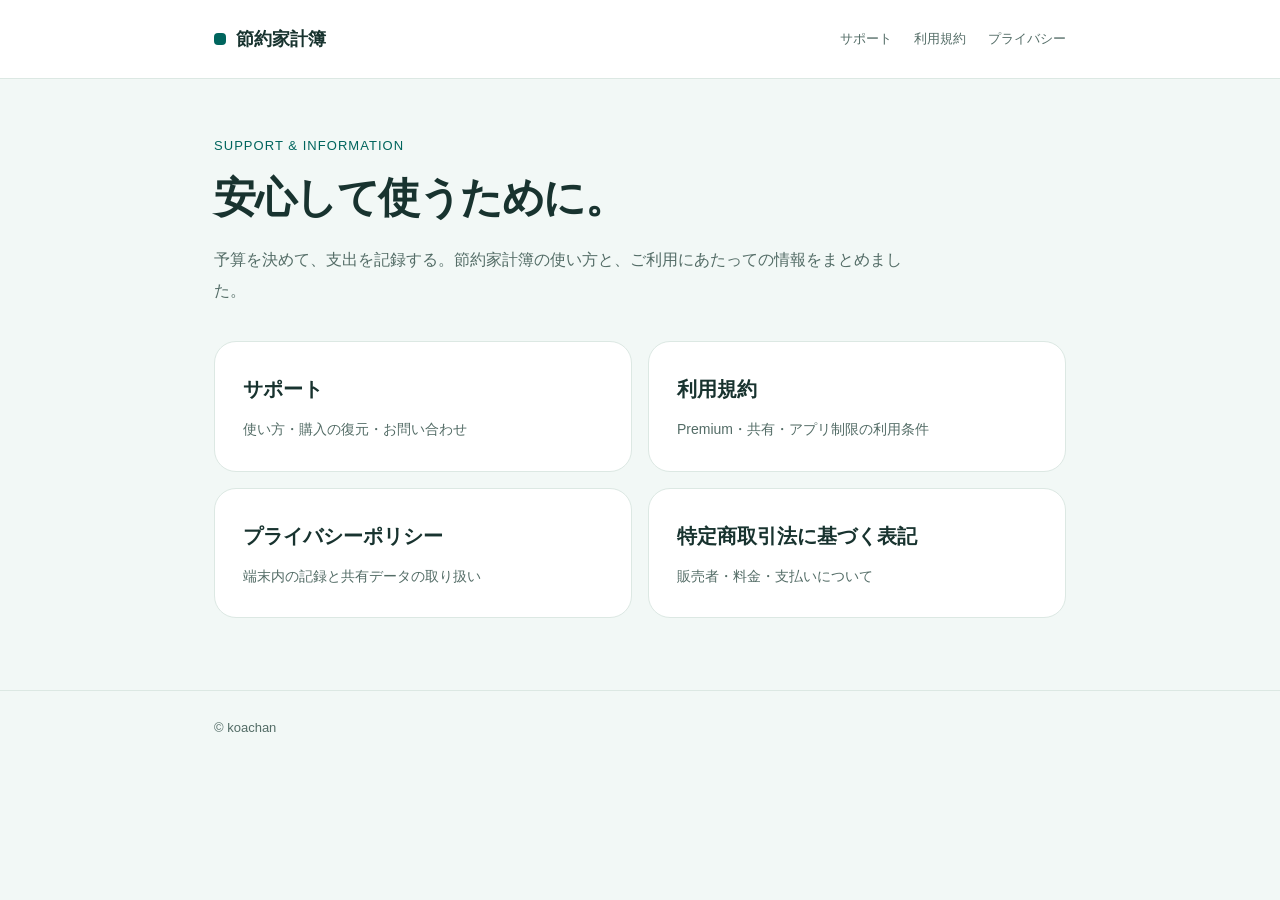
<file: index.html>
<!doctype html><html lang="ja"><head><meta charset="utf-8"><meta name="viewport" content="width=device-width,initial-scale=1"><meta name="robots" content="noindex"><meta name="description" content="節約家計簿のサポート、利用規約、プライバシーポリシー。"><title>サポートと利用条件｜節約家計簿</title><link rel="stylesheet" href="styles.css"></head><body><header class="masthead"><div class="wrap"><a class="brand" href="index.html">節約家計簿</a><nav aria-label="メイン"><a href="support.html">サポート</a><a href="terms.html">利用規約</a><a href="privacy.html">プライバシー</a></nav></div></header><main class="wrap"><p class="eyebrow">SUPPORT &amp; INFORMATION</p><h1>安心して使うために。</h1><p class="lead">予算を決めて、支出を記録する。節約家計簿の使い方と、ご利用にあたっての情報をまとめました。</p><div class="link-grid"><a class="link-card" href="support.html"><strong>サポート</strong><span>使い方・購入の復元・お問い合わせ</span></a><a class="link-card" href="terms.html"><strong>利用規約</strong><span>Premium・共有・アプリ制限の利用条件</span></a><a class="link-card" href="privacy.html"><strong>プライバシーポリシー</strong><span>端末内の記録と共有データの取り扱い</span></a><a class="link-card" href="commerce.html"><strong>特定商取引法に基づく表記</strong><span>販売者・料金・支払いについて</span></a></div></main><footer class="footer"><div class="wrap"><p>© koachan</p></div></footer></body></html>
</file>
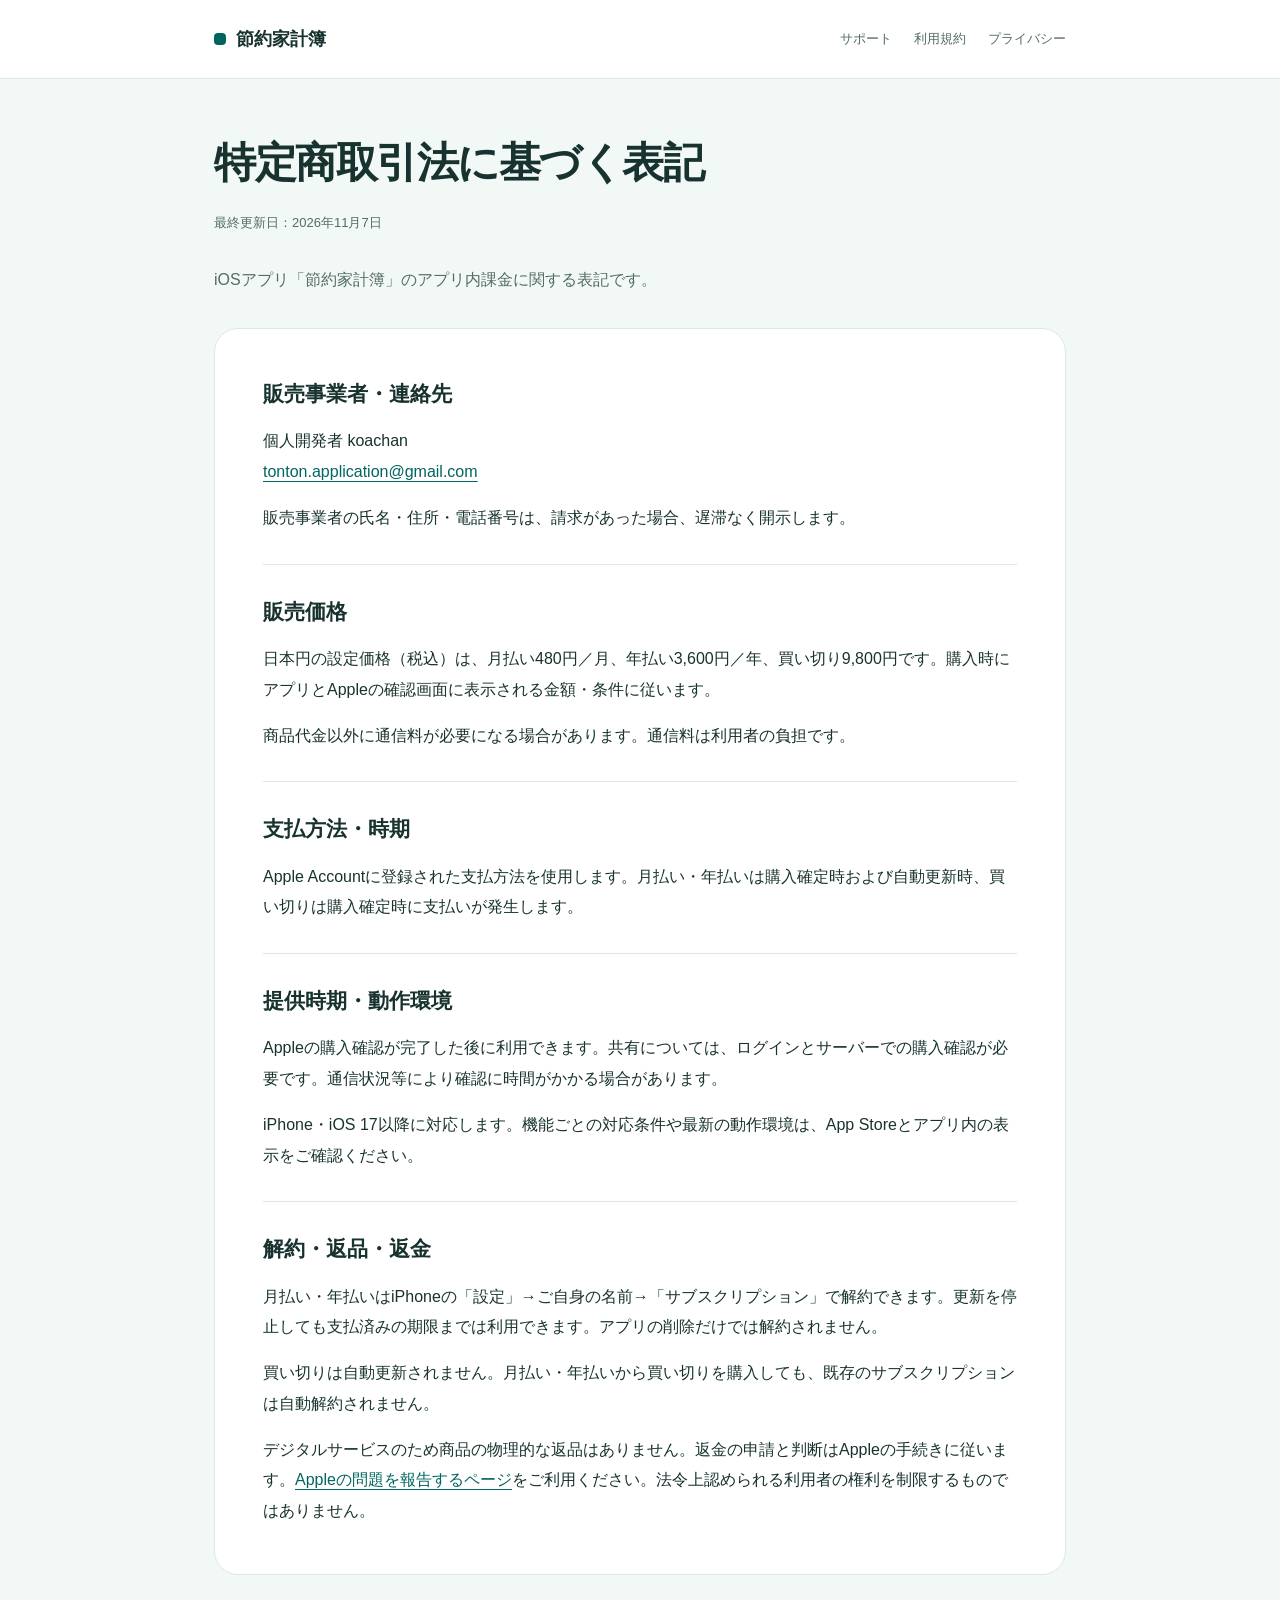
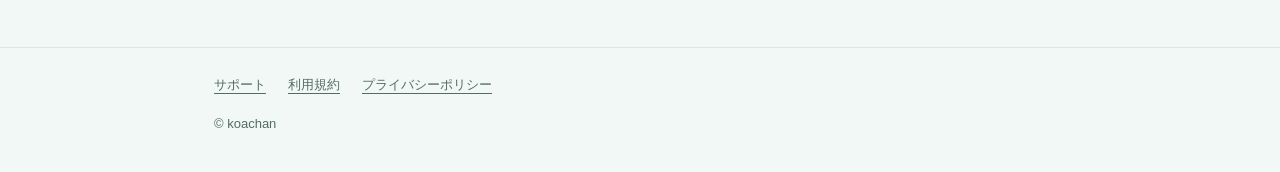
<file: commerce.html>
<!doctype html><html lang="ja"><head><meta charset="utf-8"><meta name="viewport" content="width=device-width,initial-scale=1"><meta name="robots" content="noindex"><title>特定商取引法に基づく表記｜節約家計簿</title><link rel="stylesheet" href="styles.css"></head><body><header class="masthead"><div class="wrap"><a class="brand" href="index.html">節約家計簿</a><nav aria-label="メイン"><a href="support.html">サポート</a><a href="terms.html">利用規約</a><a href="privacy.html">プライバシー</a></nav></div></header><main class="wrap"><h1>特定商取引法に基づく表記</h1><p class="updated">最終更新日：2026年11月7日</p><p class="lead">iOSアプリ「節約家計簿」のアプリ内課金に関する表記です。</p><article class="document" aria-label="販売条件"><section><h2>販売事業者・連絡先</h2><p>個人開発者 koachan<br><a href="mailto:tonton.application@gmail.com?subject=%E7%AF%80%E7%B4%84%E5%AE%B6%E8%A8%88%E7%B0%BF%E3%81%AE%E8%B2%A9%E5%A3%B2%E6%9D%A1%E4%BB%B6">tonton.application@gmail.com</a></p><p>販売事業者の氏名・住所・電話番号は、請求があった場合、遅滞なく開示します。</p></section><section><h2>販売価格</h2><p>日本円の設定価格（税込）は、月払い480円／月、年払い3,600円／年、買い切り9,800円です。購入時にアプリとAppleの確認画面に表示される金額・条件に従います。</p><p>商品代金以外に通信料が必要になる場合があります。通信料は利用者の負担です。</p></section><section><h2>支払方法・時期</h2><p>Apple Accountに登録された支払方法を使用します。月払い・年払いは購入確定時および自動更新時、買い切りは購入確定時に支払いが発生します。</p></section><section><h2>提供時期・動作環境</h2><p>Appleの購入確認が完了した後に利用できます。共有については、ログインとサーバーでの購入確認が必要です。通信状況等により確認に時間がかかる場合があります。</p><p>iPhone・iOS 17以降に対応します。機能ごとの対応条件や最新の動作環境は、App Storeとアプリ内の表示をご確認ください。</p></section><section><h2>解約・返品・返金</h2><p>月払い・年払いはiPhoneの「設定」→ご自身の名前→「サブスクリプション」で解約できます。更新を停止しても支払済みの期限までは利用できます。アプリの削除だけでは解約されません。</p><p>買い切りは自動更新されません。月払い・年払いから買い切りを購入しても、既存のサブスクリプションは自動解約されません。</p><p>デジタルサービスのため商品の物理的な返品はありません。返金の申請と判断はAppleの手続きに従います。<a href="https://reportaproblem.apple.com/">Appleの問題を報告するページ</a>をご利用ください。法令上認められる利用者の権利を制限するものではありません。</p></section></article></main><footer class="footer"><div class="wrap"><nav aria-label="関連情報"><a href="support.html">サポート</a><a href="terms.html">利用規約</a><a href="privacy.html">プライバシーポリシー</a></nav><span>© koachan</span></div></footer></body></html>
</file>
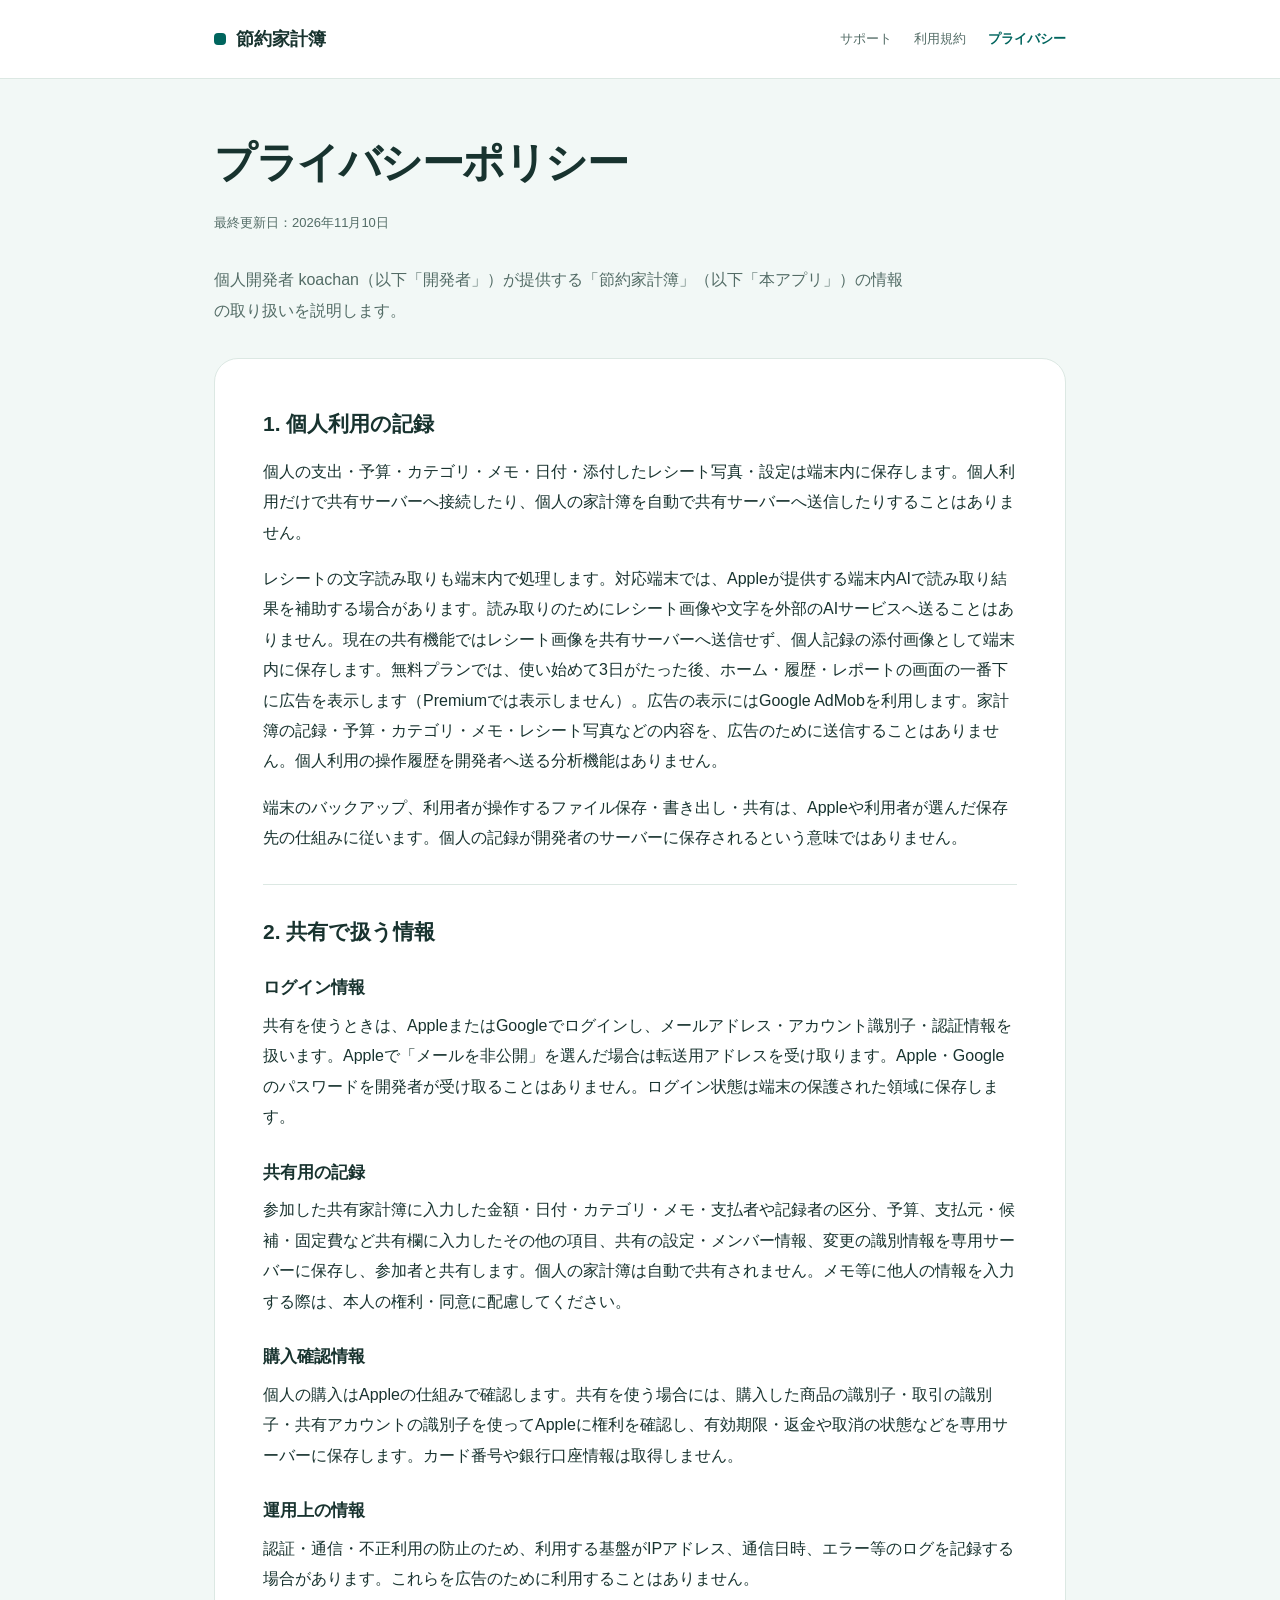
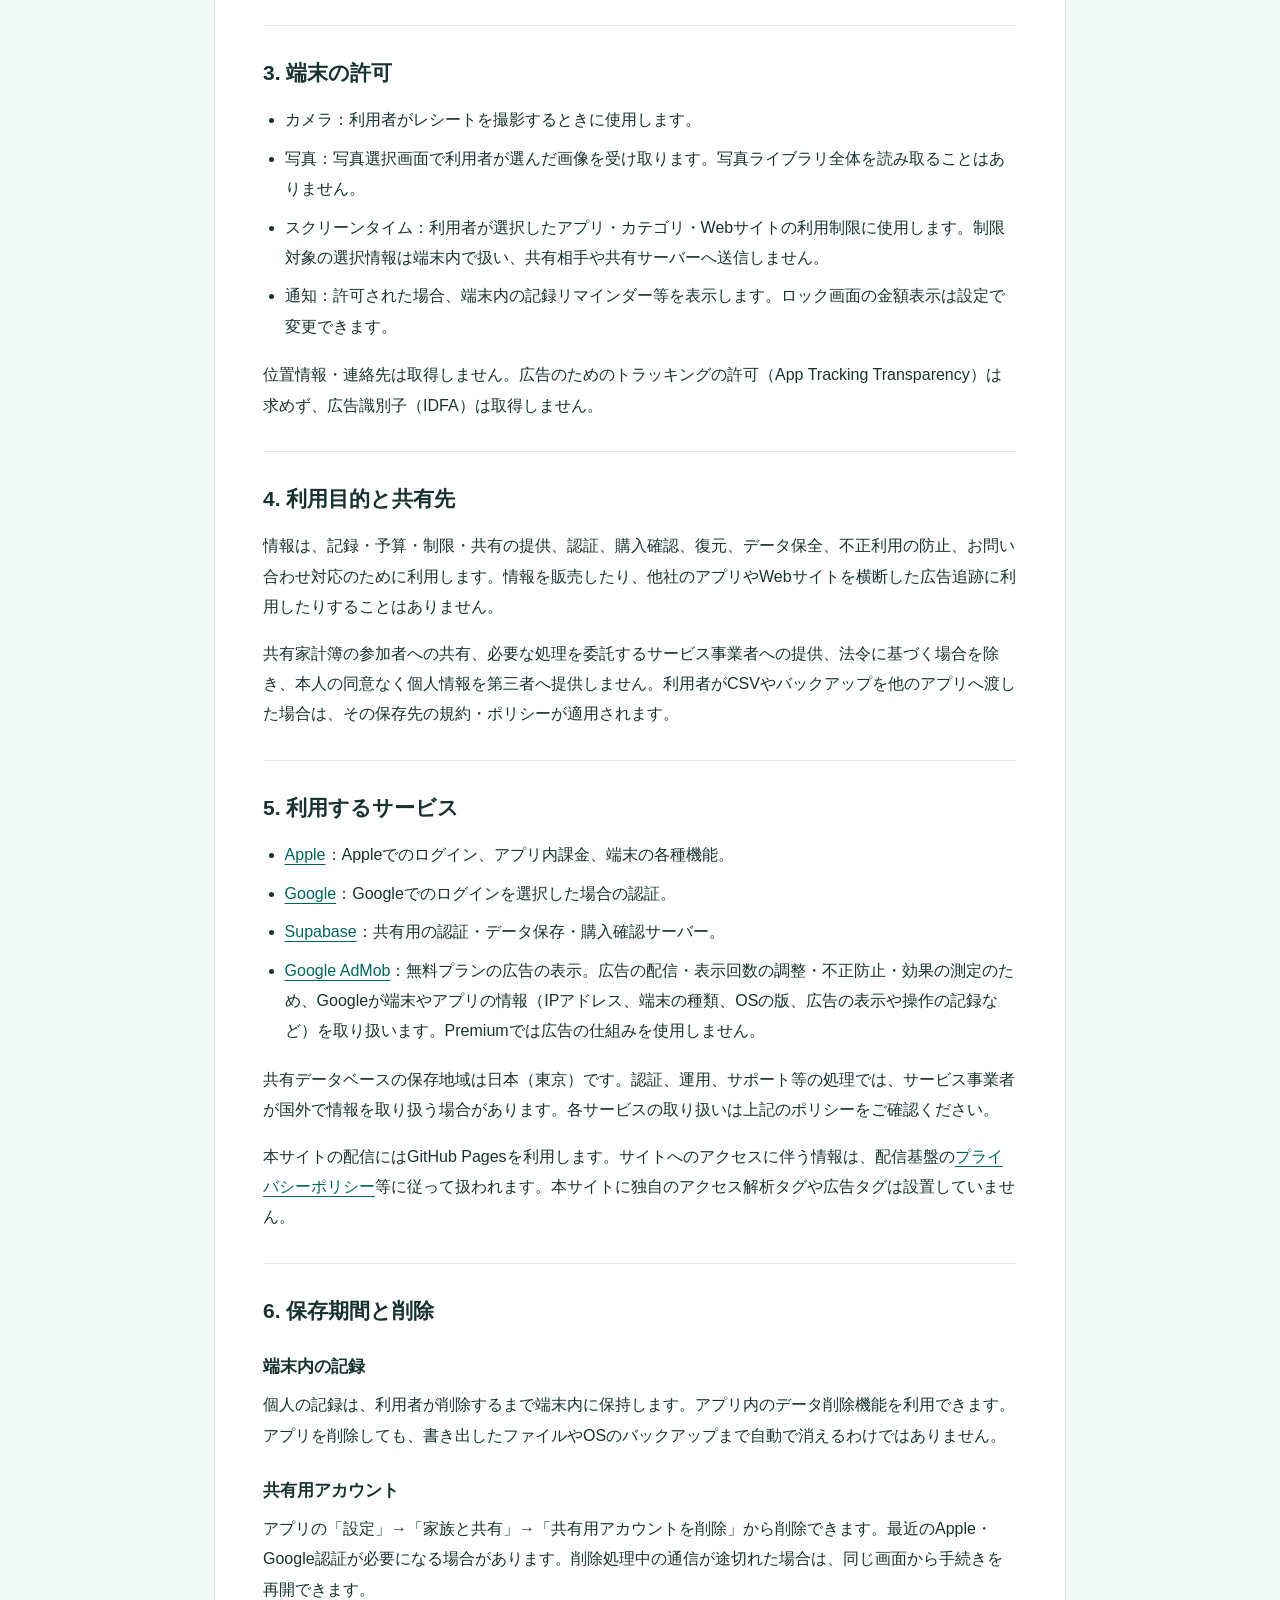
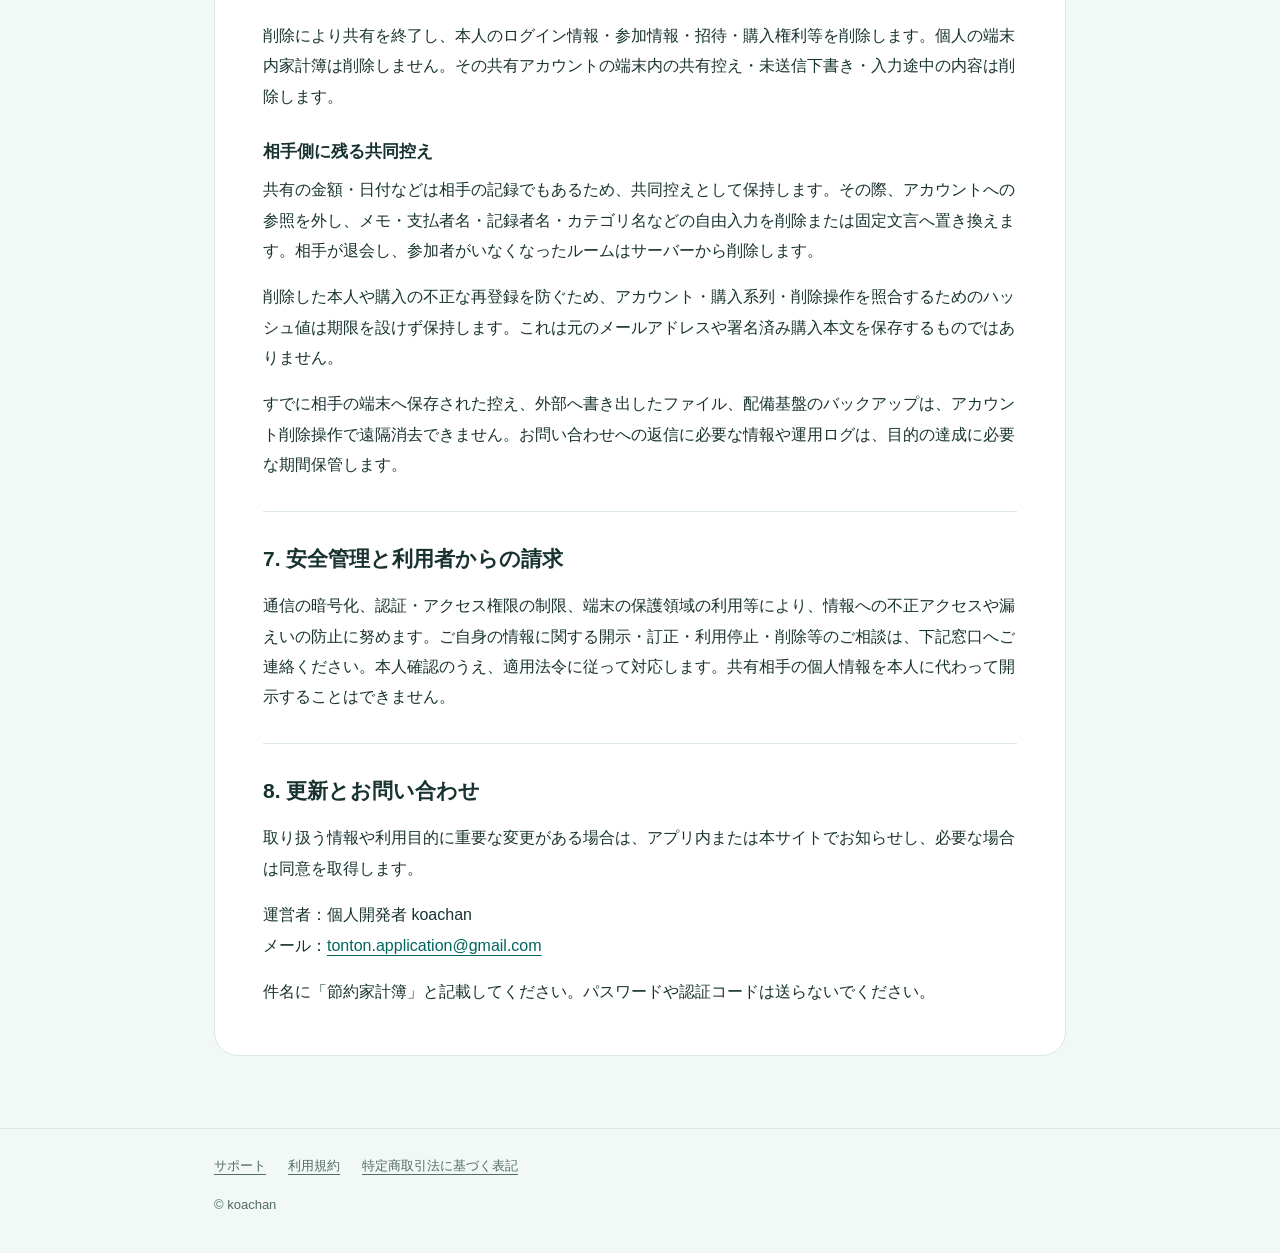
<file: privacy.html>
<!doctype html><html lang="ja"><head><meta charset="utf-8"><meta name="viewport" content="width=device-width,initial-scale=1"><meta name="robots" content="noindex"><title>プライバシーポリシー｜節約家計簿</title><link rel="stylesheet" href="styles.css"></head><body><header class="masthead"><div class="wrap"><a class="brand" href="index.html">節約家計簿</a><nav aria-label="メイン"><a href="support.html">サポート</a><a href="terms.html">利用規約</a><a href="privacy.html" aria-current="page">プライバシー</a></nav></div></header><main class="wrap"><h1>プライバシーポリシー</h1><p class="updated">最終更新日：2026年11月10日</p><p class="lead">個人開発者 koachan（以下「開発者」）が提供する「節約家計簿」（以下「本アプリ」）の情報の取り扱いを説明します。</p><article class="document" aria-label="プライバシーポリシーの本文">
<section><h2>1. 個人利用の記録</h2><p>個人の支出・予算・カテゴリ・メモ・日付・添付したレシート写真・設定は端末内に保存します。個人利用だけで共有サーバーへ接続したり、個人の家計簿を自動で共有サーバーへ送信したりすることはありません。</p><p>レシートの文字読み取りも端末内で処理します。対応端末では、Appleが提供する端末内AIで読み取り結果を補助する場合があります。読み取りのためにレシート画像や文字を外部のAIサービスへ送ることはありません。現在の共有機能ではレシート画像を共有サーバーへ送信せず、個人記録の添付画像として端末内に保存します。無料プランでは、使い始めて3日がたった後、ホーム・履歴・レポートの画面の一番下に広告を表示します（Premiumでは表示しません）。広告の表示にはGoogle AdMobを利用します。家計簿の記録・予算・カテゴリ・メモ・レシート写真などの内容を、広告のために送信することはありません。個人利用の操作履歴を開発者へ送る分析機能はありません。</p><p>端末のバックアップ、利用者が操作するファイル保存・書き出し・共有は、Appleや利用者が選んだ保存先の仕組みに従います。個人の記録が開発者のサーバーに保存されるという意味ではありません。</p></section>
<section><h2>2. 共有で扱う情報</h2><h3>ログイン情報</h3><p>共有を使うときは、AppleまたはGoogleでログインし、メールアドレス・アカウント識別子・認証情報を扱います。Appleで「メールを非公開」を選んだ場合は転送用アドレスを受け取ります。Apple・Googleのパスワードを開発者が受け取ることはありません。ログイン状態は端末の保護された領域に保存します。</p><h3>共有用の記録</h3><p>参加した共有家計簿に入力した金額・日付・カテゴリ・メモ・支払者や記録者の区分、予算、支払元・候補・固定費など共有欄に入力したその他の項目、共有の設定・メンバー情報、変更の識別情報を専用サーバーに保存し、参加者と共有します。個人の家計簿は自動で共有されません。メモ等に他人の情報を入力する際は、本人の権利・同意に配慮してください。</p><h3>購入確認情報</h3><p>個人の購入はAppleの仕組みで確認します。共有を使う場合には、購入した商品の識別子・取引の識別子・共有アカウントの識別子を使ってAppleに権利を確認し、有効期限・返金や取消の状態などを専用サーバーに保存します。カード番号や銀行口座情報は取得しません。</p><h3>運用上の情報</h3><p>認証・通信・不正利用の防止のため、利用する基盤がIPアドレス、通信日時、エラー等のログを記録する場合があります。これらを広告のために利用することはありません。</p></section>
<section><h2>3. 端末の許可</h2><ul><li>カメラ：利用者がレシートを撮影するときに使用します。</li><li>写真：写真選択画面で利用者が選んだ画像を受け取ります。写真ライブラリ全体を読み取ることはありません。</li><li>スクリーンタイム：利用者が選択したアプリ・カテゴリ・Webサイトの利用制限に使用します。制限対象の選択情報は端末内で扱い、共有相手や共有サーバーへ送信しません。</li><li>通知：許可された場合、端末内の記録リマインダー等を表示します。ロック画面の金額表示は設定で変更できます。</li></ul><p>位置情報・連絡先は取得しません。広告のためのトラッキングの許可（App Tracking Transparency）は求めず、広告識別子（IDFA）は取得しません。</p></section>
<section><h2>4. 利用目的と共有先</h2><p>情報は、記録・予算・制限・共有の提供、認証、購入確認、復元、データ保全、不正利用の防止、お問い合わせ対応のために利用します。情報を販売したり、他社のアプリやWebサイトを横断した広告追跡に利用したりすることはありません。</p><p>共有家計簿の参加者への共有、必要な処理を委託するサービス事業者への提供、法令に基づく場合を除き、本人の同意なく個人情報を第三者へ提供しません。利用者がCSVやバックアップを他のアプリへ渡した場合は、その保存先の規約・ポリシーが適用されます。</p></section>
<section><h2>5. 利用するサービス</h2><ul><li><a href="https://www.apple.com/legal/privacy/">Apple</a>：Appleでのログイン、アプリ内課金、端末の各種機能。</li><li><a href="https://policies.google.com/privacy?hl=ja">Google</a>：Googleでのログインを選択した場合の認証。</li><li><a href="https://supabase.com/privacy">Supabase</a>：共有用の認証・データ保存・購入確認サーバー。</li><li><a href="https://policies.google.com/technologies/partner-sites?hl=ja">Google AdMob</a>：無料プランの広告の表示。広告の配信・表示回数の調整・不正防止・効果の測定のため、Googleが端末やアプリの情報（IPアドレス、端末の種類、OSの版、広告の表示や操作の記録など）を取り扱います。Premiumでは広告の仕組みを使用しません。</li></ul><p>共有データベースの保存地域は日本（東京）です。認証、運用、サポート等の処理では、サービス事業者が国外で情報を取り扱う場合があります。各サービスの取り扱いは上記のポリシーをご確認ください。</p><p>本サイトの配信にはGitHub Pagesを利用します。サイトへのアクセスに伴う情報は、配信基盤の<a href="https://docs.github.com/ja/site-policy/privacy-policies/github-general-privacy-statement">プライバシーポリシー</a>等に従って扱われます。本サイトに独自のアクセス解析タグや広告タグは設置していません。</p></section>
<section id="retention"><h2>6. 保存期間と削除</h2><h3>端末内の記録</h3><p>個人の記録は、利用者が削除するまで端末内に保持します。アプリ内のデータ削除機能を利用できます。アプリを削除しても、書き出したファイルやOSのバックアップまで自動で消えるわけではありません。</p><h3>共有用アカウント</h3><p>アプリの「設定」→「家族と共有」→「共有用アカウントを削除」から削除できます。最近のApple・Google認証が必要になる場合があります。削除処理中の通信が途切れた場合は、同じ画面から手続きを再開できます。</p><p>削除により共有を終了し、本人のログイン情報・参加情報・招待・購入権利等を削除します。個人の端末内家計簿は削除しません。その共有アカウントの端末内の共有控え・未送信下書き・入力途中の内容は削除します。</p><h3>相手側に残る共同控え</h3><p>共有の金額・日付などは相手の記録でもあるため、共同控えとして保持します。その際、アカウントへの参照を外し、メモ・支払者名・記録者名・カテゴリ名などの自由入力を削除または固定文言へ置き換えます。相手が退会し、参加者がいなくなったルームはサーバーから削除します。</p><p>削除した本人や購入の不正な再登録を防ぐため、アカウント・購入系列・削除操作を照合するためのハッシュ値は期限を設けず保持します。これは元のメールアドレスや署名済み購入本文を保存するものではありません。</p><p>すでに相手の端末へ保存された控え、外部へ書き出したファイル、配備基盤のバックアップは、アカウント削除操作で遠隔消去できません。お問い合わせへの返信に必要な情報や運用ログは、目的の達成に必要な期間保管します。</p></section>
<section><h2>7. 安全管理と利用者からの請求</h2><p>通信の暗号化、認証・アクセス権限の制限、端末の保護領域の利用等により、情報への不正アクセスや漏えいの防止に努めます。ご自身の情報に関する開示・訂正・利用停止・削除等のご相談は、下記窓口へご連絡ください。本人確認のうえ、適用法令に従って対応します。共有相手の個人情報を本人に代わって開示することはできません。</p></section>
<section><h2>8. 更新とお問い合わせ</h2><p>取り扱う情報や利用目的に重要な変更がある場合は、アプリ内または本サイトでお知らせし、必要な場合は同意を取得します。</p><p>運営者：個人開発者 koachan<br>メール：<a href="mailto:tonton.application@gmail.com?subject=%E7%AF%80%E7%B4%84%E5%AE%B6%E8%A8%88%E7%B0%BF%E3%81%AE%E5%80%8B%E4%BA%BA%E6%83%85%E5%A0%B1">tonton.application@gmail.com</a></p><p>件名に「節約家計簿」と記載してください。パスワードや認証コードは送らないでください。</p></section>
</article></main><footer class="footer"><div class="wrap"><nav aria-label="関連情報"><a href="support.html">サポート</a><a href="terms.html">利用規約</a><a href="commerce.html">特定商取引法に基づく表記</a></nav><span>© koachan</span></div></footer></body></html>
</file>
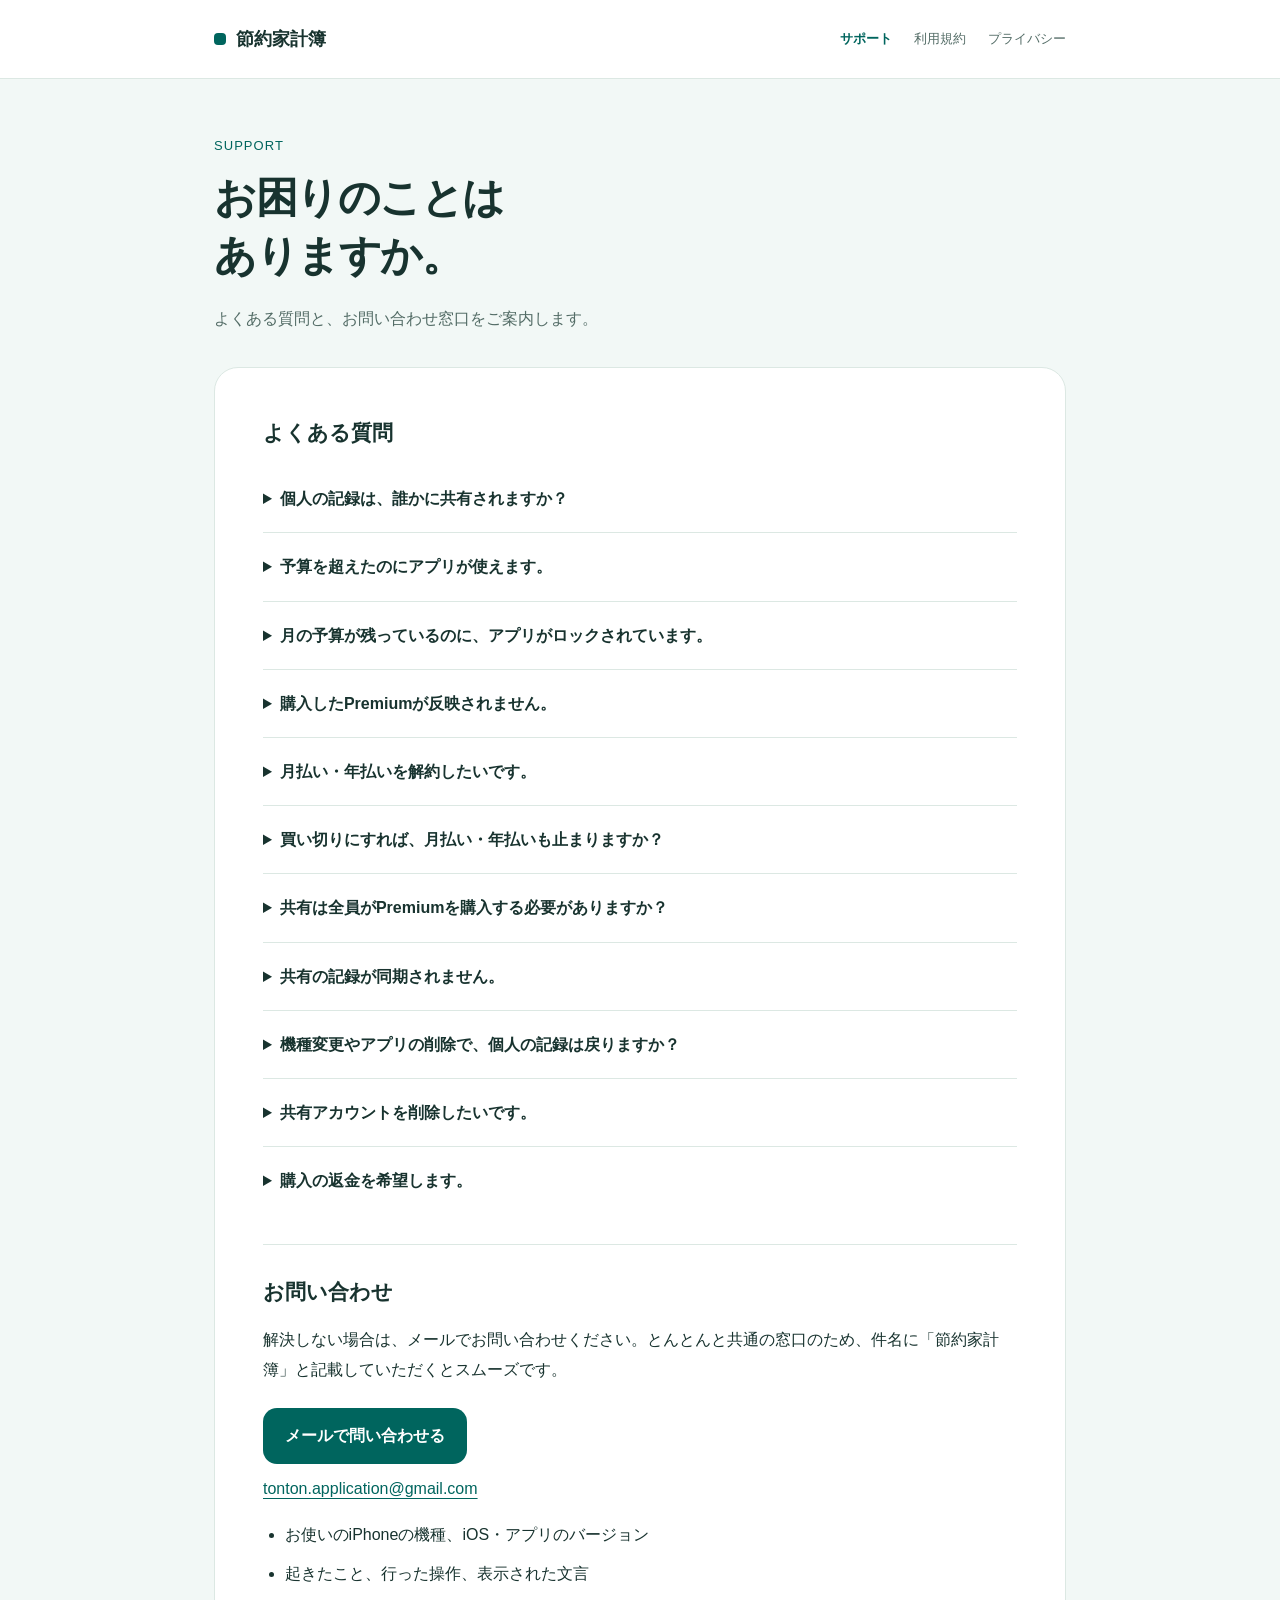
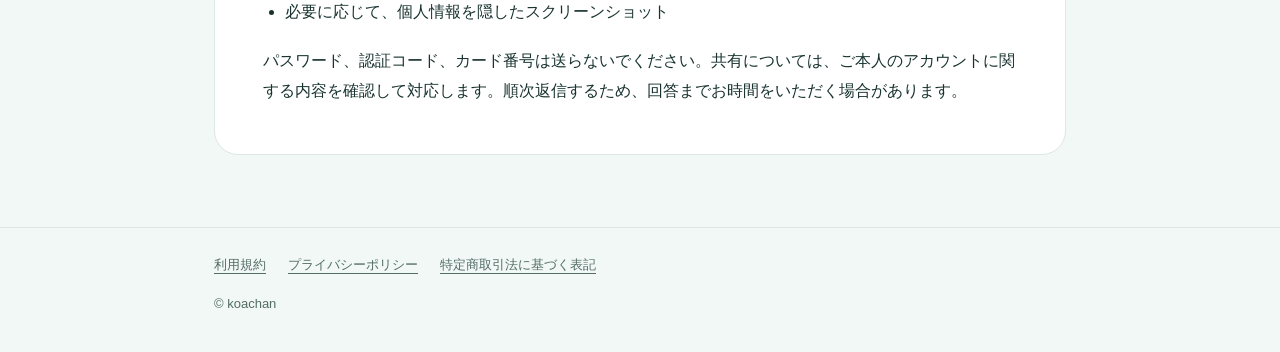
<file: support.html>
<!doctype html><html lang="ja"><head><meta charset="utf-8"><meta name="viewport" content="width=device-width,initial-scale=1"><meta name="robots" content="noindex"><title>サポート｜節約家計簿</title><link rel="stylesheet" href="styles.css"></head><body><header class="masthead"><div class="wrap"><a class="brand" href="index.html">節約家計簿</a><nav aria-label="メイン"><a href="support.html" aria-current="page">サポート</a><a href="terms.html">利用規約</a><a href="privacy.html">プライバシー</a></nav></div></header><main class="wrap"><p class="eyebrow">SUPPORT</p><h1>お困りのことは<br>ありますか。</h1><p class="lead">よくある質問と、お問い合わせ窓口をご案内します。</p><article class="document" aria-label="サポート案内"><section><h2>よくある質問</h2>
<details><summary>個人の記録は、誰かに共有されますか？</summary><p>個人の家計簿は端末内に保存され、自動でサーバーや他の人へ送られません。「家族と共有」から参加した別の共有家計簿に入力した内容だけが参加者へ共有されます。</p></details>
<details><summary>予算を超えたのにアプリが使えます。</summary><p>本アプリで記録した支出が対象予算へ反映されているか、制限を有効にしているか、対象アプリを選んでいるか確認してください。iPhoneのスクリーンタイム権限と、一時休止の状態も確認します。日・週・月のいずれかの予算に到達すると、その予算の対象を制限します。</p></details>
<details><summary>月の予算が残っているのに、アプリがロックされています。</summary><p>今日・今週の予算、または別のカテゴリ予算に到達している場合も対象アプリが制限されます。各期間とカテゴリの予算カードを確認してください。</p></details>
<details><summary>購入したPremiumが反映されません。</summary><p>購入時と同じApple Accountを使用しているか確認し、アプリの「設定」→「プランの確認」または「契約の管理」→「購入を復元」をお試しください。共有の購入確認が保留の場合は、購入時の共有アカウントでログインしてから再確認してください。すぐに再購入する必要はありません。</p></details>
<details><summary>月払い・年払いを解約したいです。</summary><p>iPhoneの「設定」→ご自身の名前→「サブスクリプション」で管理できます。アプリの削除や共有アカウントの削除では解約されません。更新停止後も支払済みの期限までは利用できます。</p></details>
<details><summary>買い切りにすれば、月払い・年払いも止まりますか？</summary><p>自動では止まりません。買い切りは別の購入なので、不要な月払い・年払いはAppleのサブスクリプション設定から解約してください。買い切り自体に自動更新はありません。</p></details>
<details><summary>共有は全員がPremiumを購入する必要がありますか？</summary><p>代表者がPremiumを利用していれば、無料の利用者も招待から参加できます。代表者を含めて3人までです。代表者の期限切れや返金で権利がなくなると、そのルームはロックされます。共有の記録は消去せず、保存済みの控えや書き出しを利用できます。</p></details>
<details><summary>共有の記録が同期されません。</summary><p>通信状態と共有のログインを確認し、「家族と共有」から対象のルームを開いて再確認してください。未送信の下書きは保持されます。アプリの削除やデータの全消去をする前に、下書きや記録を控えてお問い合わせください。</p></details>
<details><summary>機種変更やアプリの削除で、個人の記録は戻りますか？</summary><p>個人の家計簿は共有用ログインだけでは復元されません。機種変更・削除前に、アプリのバックアップ・書き出しを利用して必要なデータを保管してください。OSの端末バックアップについては、Appleの手順をご確認ください。</p></details>
<details><summary>共有アカウントを削除したいです。</summary><p>「設定」→「家族と共有」→「共有用アカウントを削除」から手続きできます。個人の家計簿は保持されます。相手に残る共同控えや削除後の保持情報は<a href="privacy.html#retention">プライバシーポリシー</a>をご確認ください。</p></details>
<details><summary>購入の返金を希望します。</summary><p><a href="https://reportaproblem.apple.com/">Appleの問題を報告するページ</a>から申請してください。返金の可否はAppleが判断します。</p></details>
</section><section><h2>お問い合わせ</h2><p>解決しない場合は、メールでお問い合わせください。とんとんと共通の窓口のため、件名に「節約家計簿」と記載していただくとスムーズです。</p><a class="contact" href="mailto:tonton.application@gmail.com?subject=%E7%AF%80%E7%B4%84%E5%AE%B6%E8%A8%88%E7%B0%BF%E3%81%AE%E3%81%8A%E5%95%8F%E3%81%84%E5%90%88%E3%82%8F%E3%81%9B">メールで問い合わせる</a><p><a href="mailto:tonton.application@gmail.com">tonton.application@gmail.com</a></p><ul><li>お使いのiPhoneの機種、iOS・アプリのバージョン</li><li>起きたこと、行った操作、表示された文言</li><li>必要に応じて、個人情報を隠したスクリーンショット</li></ul><p>パスワード、認証コード、カード番号は送らないでください。共有については、ご本人のアカウントに関する内容を確認して対応します。順次返信するため、回答までお時間をいただく場合があります。</p></section></article></main><footer class="footer"><div class="wrap"><nav aria-label="関連情報"><a href="terms.html">利用規約</a><a href="privacy.html">プライバシーポリシー</a><a href="commerce.html">特定商取引法に基づく表記</a></nav><span>© koachan</span></div></footer></body></html>
</file>
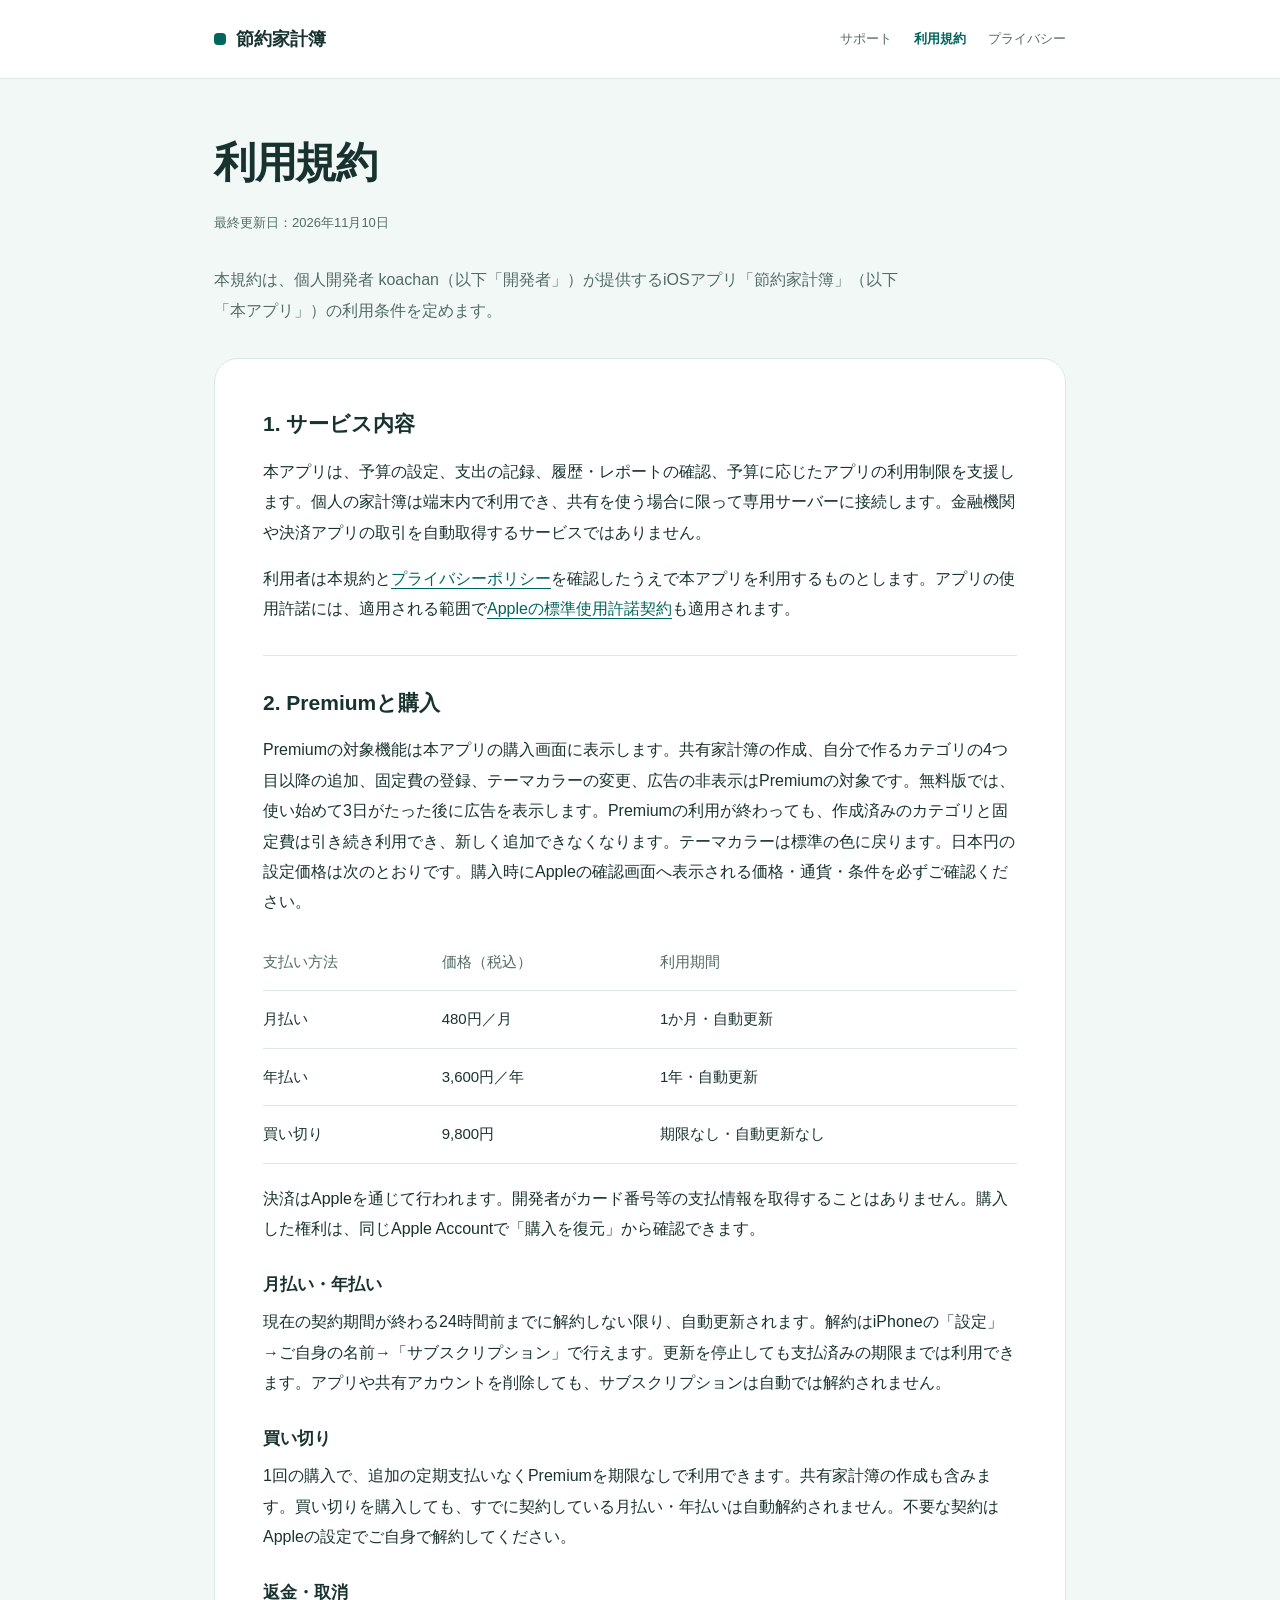
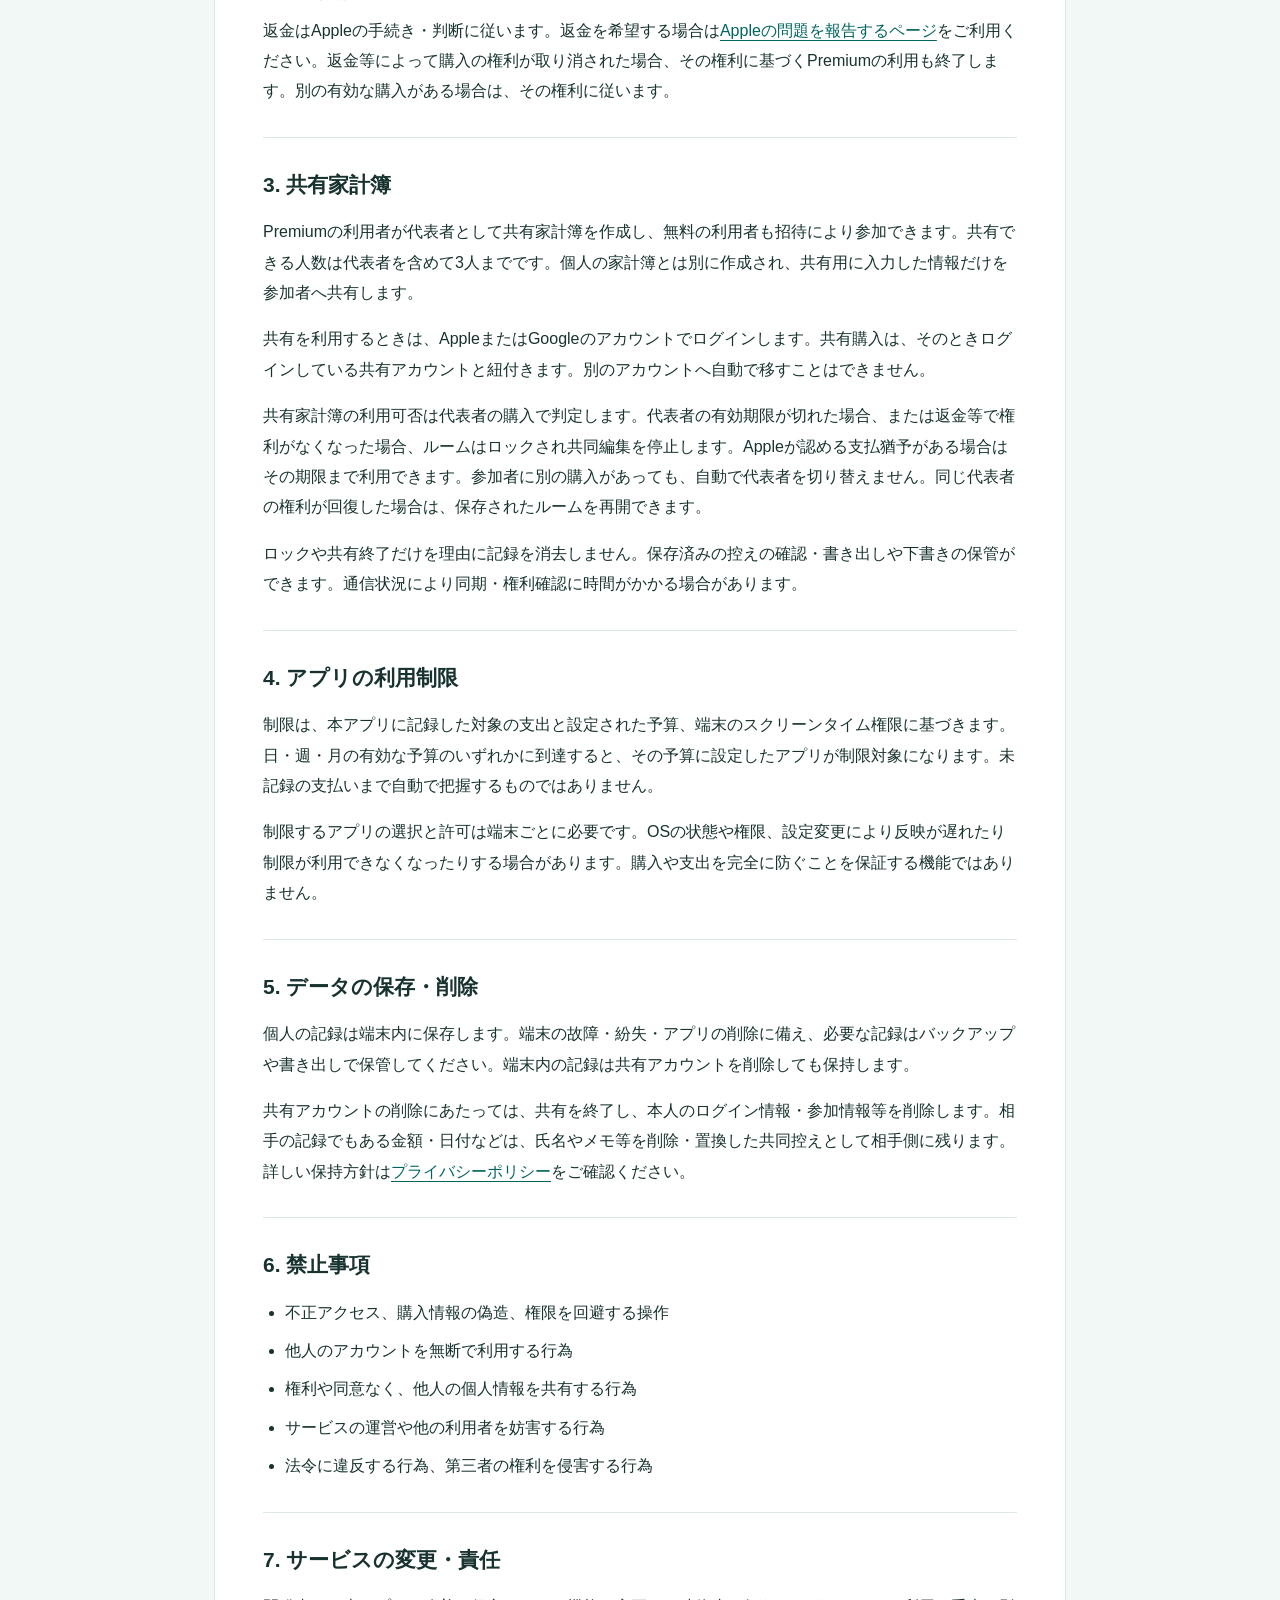
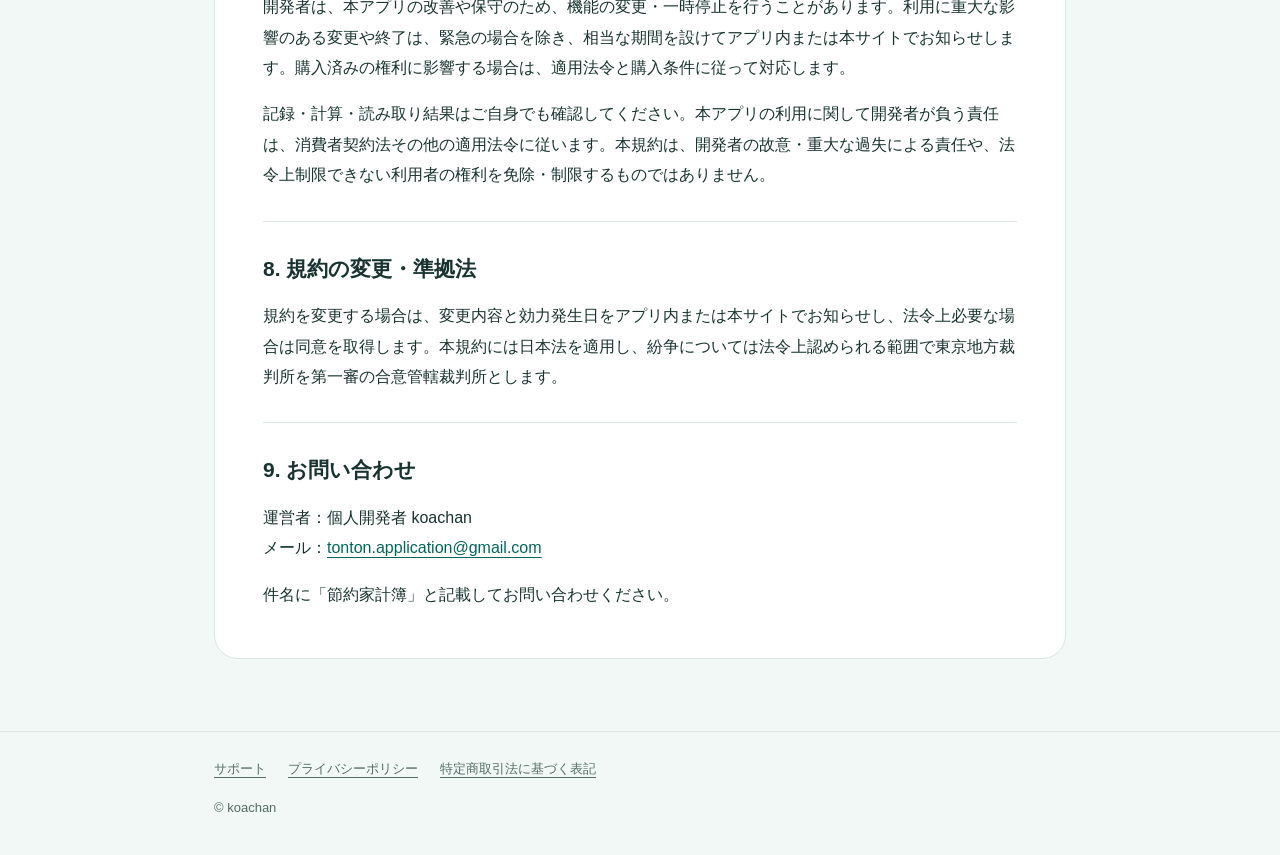
<file: terms.html>
<!doctype html><html lang="ja"><head><meta charset="utf-8"><meta name="viewport" content="width=device-width,initial-scale=1"><meta name="robots" content="noindex"><title>利用規約｜節約家計簿</title><link rel="stylesheet" href="styles.css"></head><body><header class="masthead"><div class="wrap"><a class="brand" href="index.html">節約家計簿</a><nav aria-label="メイン"><a href="support.html">サポート</a><a href="terms.html" aria-current="page">利用規約</a><a href="privacy.html">プライバシー</a></nav></div></header><main class="wrap"><h1>利用規約</h1><p class="updated">最終更新日：2026年11月10日</p><p class="lead">本規約は、個人開発者 koachan（以下「開発者」）が提供するiOSアプリ「節約家計簿」（以下「本アプリ」）の利用条件を定めます。</p><article class="document" aria-label="利用規約の本文">
<section><h2>1. サービス内容</h2><p>本アプリは、予算の設定、支出の記録、履歴・レポートの確認、予算に応じたアプリの利用制限を支援します。個人の家計簿は端末内で利用でき、共有を使う場合に限って専用サーバーに接続します。金融機関や決済アプリの取引を自動取得するサービスではありません。</p><p>利用者は本規約と<a href="privacy.html">プライバシーポリシー</a>を確認したうえで本アプリを利用するものとします。アプリの使用許諾には、適用される範囲で<a href="https://www.apple.com/legal/internet-services/itunes/dev/stdeula/">Appleの標準使用許諾契約</a>も適用されます。</p></section>
<section><h2>2. Premiumと購入</h2><p>Premiumの対象機能は本アプリの購入画面に表示します。共有家計簿の作成、自分で作るカテゴリの4つ目以降の追加、固定費の登録、テーマカラーの変更、広告の非表示はPremiumの対象です。無料版では、使い始めて3日がたった後に広告を表示します。Premiumの利用が終わっても、作成済みのカテゴリと固定費は引き続き利用でき、新しく追加できなくなります。テーマカラーは標準の色に戻ります。日本円の設定価格は次のとおりです。購入時にAppleの確認画面へ表示される価格・通貨・条件を必ずご確認ください。</p><table><thead><tr><th scope="col">支払い方法</th><th scope="col">価格（税込）</th><th scope="col">利用期間</th></tr></thead><tbody><tr><td>月払い</td><td class="amount">480円／月</td><td>1か月・自動更新</td></tr><tr><td>年払い</td><td class="amount">3,600円／年</td><td>1年・自動更新</td></tr><tr><td>買い切り</td><td class="amount">9,800円</td><td>期限なし・自動更新なし</td></tr></tbody></table><p>決済はAppleを通じて行われます。開発者がカード番号等の支払情報を取得することはありません。購入した権利は、同じApple Accountで「購入を復元」から確認できます。</p><h3>月払い・年払い</h3><p>現在の契約期間が終わる24時間前までに解約しない限り、自動更新されます。解約はiPhoneの「設定」→ご自身の名前→「サブスクリプション」で行えます。更新を停止しても支払済みの期限までは利用できます。アプリや共有アカウントを削除しても、サブスクリプションは自動では解約されません。</p><h3>買い切り</h3><p>1回の購入で、追加の定期支払いなくPremiumを期限なしで利用できます。共有家計簿の作成も含みます。買い切りを購入しても、すでに契約している月払い・年払いは自動解約されません。不要な契約はAppleの設定でご自身で解約してください。</p><h3>返金・取消</h3><p>返金はAppleの手続き・判断に従います。返金を希望する場合は<a href="https://reportaproblem.apple.com/">Appleの問題を報告するページ</a>をご利用ください。返金等によって購入の権利が取り消された場合、その権利に基づくPremiumの利用も終了します。別の有効な購入がある場合は、その権利に従います。</p></section>
<section><h2>3. 共有家計簿</h2><p>Premiumの利用者が代表者として共有家計簿を作成し、無料の利用者も招待により参加できます。共有できる人数は代表者を含めて3人までです。個人の家計簿とは別に作成され、共有用に入力した情報だけを参加者へ共有します。</p><p>共有を利用するときは、AppleまたはGoogleのアカウントでログインします。共有購入は、そのときログインしている共有アカウントと紐付きます。別のアカウントへ自動で移すことはできません。</p><p>共有家計簿の利用可否は代表者の購入で判定します。代表者の有効期限が切れた場合、または返金等で権利がなくなった場合、ルームはロックされ共同編集を停止します。Appleが認める支払猶予がある場合はその期限まで利用できます。参加者に別の購入があっても、自動で代表者を切り替えません。同じ代表者の権利が回復した場合は、保存されたルームを再開できます。</p><p>ロックや共有終了だけを理由に記録を消去しません。保存済みの控えの確認・書き出しや下書きの保管ができます。通信状況により同期・権利確認に時間がかかる場合があります。</p></section>
<section><h2>4. アプリの利用制限</h2><p>制限は、本アプリに記録した対象の支出と設定された予算、端末のスクリーンタイム権限に基づきます。日・週・月の有効な予算のいずれかに到達すると、その予算に設定したアプリが制限対象になります。未記録の支払いまで自動で把握するものではありません。</p><p>制限するアプリの選択と許可は端末ごとに必要です。OSの状態や権限、設定変更により反映が遅れたり制限が利用できなくなったりする場合があります。購入や支出を完全に防ぐことを保証する機能ではありません。</p></section>
<section><h2>5. データの保存・削除</h2><p>個人の記録は端末内に保存します。端末の故障・紛失・アプリの削除に備え、必要な記録はバックアップや書き出しで保管してください。端末内の記録は共有アカウントを削除しても保持します。</p><p>共有アカウントの削除にあたっては、共有を終了し、本人のログイン情報・参加情報等を削除します。相手の記録でもある金額・日付などは、氏名やメモ等を削除・置換した共同控えとして相手側に残ります。詳しい保持方針は<a href="privacy.html#retention">プライバシーポリシー</a>をご確認ください。</p></section>
<section><h2>6. 禁止事項</h2><ul><li>不正アクセス、購入情報の偽造、権限を回避する操作</li><li>他人のアカウントを無断で利用する行為</li><li>権利や同意なく、他人の個人情報を共有する行為</li><li>サービスの運営や他の利用者を妨害する行為</li><li>法令に違反する行為、第三者の権利を侵害する行為</li></ul></section>
<section><h2>7. サービスの変更・責任</h2><p>開発者は、本アプリの改善や保守のため、機能の変更・一時停止を行うことがあります。利用に重大な影響のある変更や終了は、緊急の場合を除き、相当な期間を設けてアプリ内または本サイトでお知らせします。購入済みの権利に影響する場合は、適用法令と購入条件に従って対応します。</p><p>記録・計算・読み取り結果はご自身でも確認してください。本アプリの利用に関して開発者が負う責任は、消費者契約法その他の適用法令に従います。本規約は、開発者の故意・重大な過失による責任や、法令上制限できない利用者の権利を免除・制限するものではありません。</p></section>
<section><h2>8. 規約の変更・準拠法</h2><p>規約を変更する場合は、変更内容と効力発生日をアプリ内または本サイトでお知らせし、法令上必要な場合は同意を取得します。本規約には日本法を適用し、紛争については法令上認められる範囲で東京地方裁判所を第一審の合意管轄裁判所とします。</p></section>
<section><h2>9. お問い合わせ</h2><p>運営者：個人開発者 koachan<br>メール：<a href="mailto:tonton.application@gmail.com?subject=%E7%AF%80%E7%B4%84%E5%AE%B6%E8%A8%88%E7%B0%BF%E3%81%AE%E5%88%A9%E7%94%A8%E8%A6%8F%E7%B4%84">tonton.application@gmail.com</a></p><p>件名に「節約家計簿」と記載してお問い合わせください。</p></section>
</article></main><footer class="footer"><div class="wrap"><nav aria-label="関連情報"><a href="support.html">サポート</a><a href="privacy.html">プライバシーポリシー</a><a href="commerce.html">特定商取引法に基づく表記</a></nav><span>© koachan</span></div></footer></body></html>
</file>
<file: styles.css>
:root{color-scheme:light;--ink:#18332f;--muted:#536c66;--green:#00655e;--lime:#c4e65a;--paper:#f2f8f6;--line:#dce8e3}*{box-sizing:border-box}body{margin:0;background:var(--paper);color:var(--ink);font-family:-apple-system,BlinkMacSystemFont,"Hiragino Sans","Yu Gothic",sans-serif;font-size:16px;line-height:1.9;-webkit-font-smoothing:antialiased}a{color:var(--green);text-underline-offset:4px;overflow-wrap:anywhere}a:hover{text-decoration-thickness:2px}a:focus-visible,summary:focus-visible{outline:3px solid var(--green);outline-offset:5px;border-radius:4px}.wrap{max-width:900px;margin:auto;padding:0 24px}.masthead{border-bottom:1px solid var(--line);background:#fff}.masthead .wrap{display:flex;align-items:center;justify-content:space-between;gap:20px;min-height:78px}.brand{font-size:18px;font-weight:650;text-decoration:none;color:var(--ink);white-space:nowrap}.brand:before{content:"";display:inline-block;width:12px;height:12px;background:var(--green);border-radius:4px;margin-right:10px}.masthead nav{display:flex;gap:22px;font-size:13px}.masthead nav a{text-decoration:none;color:var(--muted)}.masthead nav a[aria-current=page]{color:var(--green);font-weight:650}main.wrap{padding-top:55px;padding-bottom:72px}.eyebrow{font-size:13px;letter-spacing:.08em;color:var(--green);margin:0 0 10px}h1{font-size:clamp(28px,5vw,42px);line-height:1.4;letter-spacing:-.035em;margin:0 0 18px;font-weight:700}h2{font-size:21px;line-height:1.6;margin:0 0 16px;font-weight:650}h3{font-size:17px;line-height:1.7;margin:26px 0 8px;font-weight:650}p{margin:0 0 16px}.lead{color:var(--muted);max-width:700px}.updated{font-size:13px;color:var(--muted);margin:0 0 30px}.document{margin-top:32px;background:#fff;border:1px solid var(--line);border-radius:24px;padding:clamp(24px,5vw,48px)}.document section+section{border-top:1px solid var(--line);padding-top:30px;margin-top:30px}.document section>:last-child{margin-bottom:0}ul{padding-left:1.35em;margin:10px 0 18px}li{margin:8px 0}table{width:100%;border-collapse:collapse;margin:12px 0 20px;font-size:15px}th,td{text-align:left;vertical-align:top;border-bottom:1px solid var(--line);padding:14px 10px}th:first-child,td:first-child{padding-left:0}th{color:var(--muted);font-weight:550}.amount{font-variant-numeric:tabular-nums;white-space:nowrap}.link-grid{display:grid;grid-template-columns:1fr 1fr;gap:16px;margin-top:35px}.link-card{display:flex;flex-direction:column;background:#fff;border:1px solid var(--line);border-radius:22px;padding:28px;text-decoration:none;gap:8px}.link-card strong{font-size:20px;color:var(--ink);font-weight:650}.link-card span{color:var(--muted);font-size:14px}.link-card:hover{border-color:var(--green)}.contact{display:inline-block;background:var(--green);color:#fff;text-decoration:none;font-weight:600;padding:13px 22px;border-radius:14px;margin:6px 0 10px}.callout{border-left:4px solid var(--lime);padding:14px 18px;background:var(--paper);border-radius:0 12px 12px 0}.footer{border-top:1px solid var(--line);padding:25px 0 35px;font-size:13px;color:var(--muted)}.footer nav{display:flex;flex-wrap:wrap;gap:12px 22px;margin-bottom:14px}.footer nav a{color:var(--muted)}details{padding:20px 0;border-bottom:1px solid var(--line)}details:last-child{border:0}summary{cursor:pointer;font-weight:600;line-height:1.7;padding-right:15px}details p{margin:15px 0 0;color:var(--muted)}@media(max-width:600px){.wrap{padding:0 20px}.masthead .wrap{display:block;padding-top:17px;padding-bottom:16px}.masthead nav{gap:16px;flex-wrap:wrap;margin-top:10px}main.wrap{padding-top:34px}.document{border-radius:19px;padding:24px 20px;margin-top:24px}.link-grid{grid-template-columns:1fr}.link-card{padding:24px}h2{font-size:19px}table{font-size:14px}th,td{padding:12px 6px}body{font-size:15px;line-height:1.95}}@media(prefers-reduced-motion:reduce){*{scroll-behavior:auto!important}}@media print{.masthead nav,.footer nav{display:none}body{background:#fff}.document{border:0;padding:0}.wrap{max-width:none}.document section{break-inside:avoid}}
</file>
